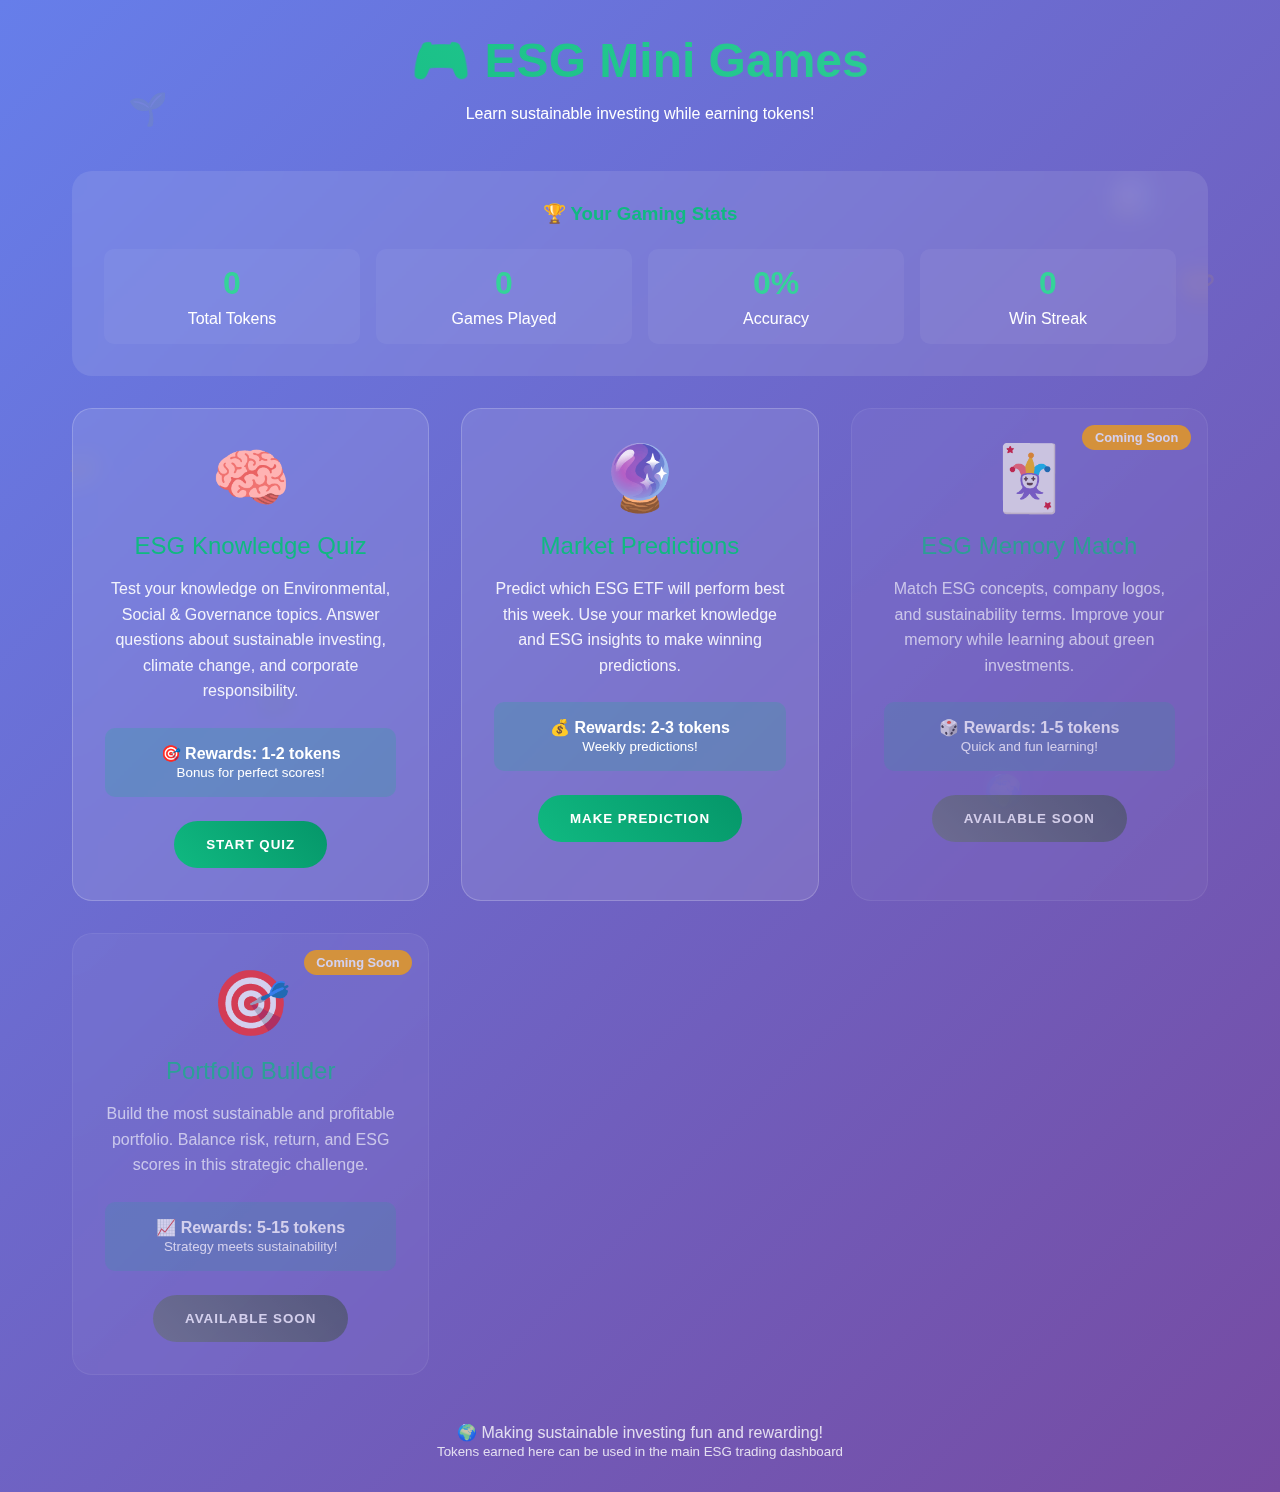
<file: index.html>
<!DOCTYPE html>
<html lang="en">
<head>
    <meta charset="UTF-8">
    <meta name="viewport" content="width=device-width, initial-scale=1.0">
    <title>ESG Mini Games - Sustainable Learning Platform</title>
    <style>
        * {
            margin: 0;
            padding: 0;
            box-sizing: border-box;
        }

        body {
            font-family: 'Segoe UI', Tahoma, Geneva, Verdana, sans-serif;
            background: linear-gradient(135deg, #667eea 0%, #764ba2 100%);
            min-height: 100vh;
            color: white;
            overflow-x: hidden;
        }

        .container {
            max-width: 1200px;
            margin: 0 auto;
            padding: 2rem;
        }

        .header {
            text-align: center;
            margin-bottom: 3rem;
            animation: fadeInDown 1s ease-out;
        }

        .header h1 {
            font-size: 3rem;
            margin-bottom: 1rem;
            background: linear-gradient(45deg, #10B981, #34D399);
            -webkit-background-clip: text;
            -webkit-text-fill-color: transparent;
            background-clip: text;
        }

        .games-grid {
            display: grid;
            grid-template-columns: repeat(auto-fit, minmax(350px, 1fr));
            gap: 2rem;
            margin-bottom: 3rem;
        }

        .game-card {
            background: rgba(255, 255, 255, 0.1);
            backdrop-filter: blur(10px);
            border: 1px solid rgba(255, 255, 255, 0.2);
            border-radius: 20px;
            padding: 2rem;
            text-align: center;
            transition: all 0.3s ease;
            cursor: pointer;
            animation: fadeInUp 1s ease-out;
        }

        .game-card:hover {
            transform: translateY(-10px);
            box-shadow: 0 20px 40px rgba(0, 0, 0, 0.3);
            background: rgba(255, 255, 255, 0.15);
        }

        .game-card.coming-soon {
            opacity: 0.7;
            background: rgba(255, 255, 255, 0.05);
            border: 1px solid rgba(255, 255, 255, 0.1);
        }

        .game-card.coming-soon:hover {
            transform: translateY(-5px);
            background: rgba(255, 255, 255, 0.08);
        }

        .game-icon {
            font-size: 4rem;
            margin-bottom: 1rem;
            animation: bounce 2s infinite;
        }

        .game-title {
            font-size: 1.5rem;
            margin-bottom: 1rem;
            color: #10B981;
        }

        .game-description {
            margin-bottom: 1.5rem;
            opacity: 0.9;
            line-height: 1.6;
        }

        .game-rewards {
            background: rgba(16, 185, 129, 0.2);
            border-radius: 10px;
            padding: 1rem;
            margin-bottom: 1.5rem;
        }

        .play-button {
            background: linear-gradient(45deg, #10B981, #059669);
            border: none;
            border-radius: 25px;
            padding: 1rem 2rem;
            color: white;
            font-weight: bold;
            cursor: pointer;
            transition: all 0.3s ease;
            text-transform: uppercase;
            letter-spacing: 1px;
        }

        .play-button:hover {
            transform: scale(1.05);
            box-shadow: 0 10px 25px rgba(16, 185, 129, 0.4);
        }

        .play-button.coming-soon {
            background: linear-gradient(45deg, #6B7280, #4B5563);
            cursor: not-allowed;
        }

        .play-button.coming-soon:hover {
            transform: none;
            box-shadow: none;
        }

        .stats-section {
            background: rgba(255, 255, 255, 0.1);
            backdrop-filter: blur(10px);
            border-radius: 20px;
            padding: 2rem;
            margin-bottom: 2rem;
            animation: fadeIn 1.5s ease-out;
        }

        .stats-grid {
            display: grid;
            grid-template-columns: repeat(auto-fit, minmax(200px, 1fr));
            gap: 1rem;
        }

        .stat-item {
            text-align: center;
            padding: 1rem;
            background: rgba(255, 255, 255, 0.05);
            border-radius: 10px;
        }

        .stat-value {
            font-size: 2rem;
            font-weight: bold;
            color: #34D399;
            margin-bottom: 0.5rem;
        }

        .floating-elements {
            position: fixed;
            top: 0;
            left: 0;
            width: 100%;
            height: 100%;
            pointer-events: none;
            z-index: -1;
        }

        .floating-element {
            position: absolute;
            font-size: 2rem;
            animation: float 6s ease-in-out infinite;
            opacity: 0.1;
        }

        .footer {
            text-align: center;
            margin-top: 3rem;
            opacity: 0.8;
        }

        .coming-soon-badge {
            background: #FFA500;
            color: white;
            padding: 0.3rem 0.8rem;
            border-radius: 15px;
            font-size: 0.8rem;
            font-weight: bold;
            position: absolute;
            top: 1rem;
            right: 1rem;
            animation: pulse 2s infinite;
        }

        @keyframes fadeInDown {
            from {
                opacity: 0;
                transform: translateY(-50px);
            }
            to {
                opacity: 1;
                transform: translateY(0);
            }
        }

        @keyframes fadeInUp {
            from {
                opacity: 0;
                transform: translateY(50px);
            }
            to {
                opacity: 1;
                transform: translateY(0);
            }
        }

        @keyframes fadeIn {
            from { opacity: 0; }
            to { opacity: 1; }
        }

        @keyframes bounce {
            0%, 20%, 50%, 80%, 100% {
                transform: translateY(0);
            }
            40% {
                transform: translateY(-10px);
            }
            60% {
                transform: translateY(-5px);
            }
        }

        @keyframes float {
            0%, 100% {
                transform: translateY(0px) rotate(0deg);
            }
            50% {
                transform: translateY(-20px) rotate(180deg);
            }
        }

        @keyframes pulse {
            0% { transform: scale(1); }
            50% { transform: scale(1.1); }
            100% { transform: scale(1); }
        }

        @media (max-width: 768px) {
            .header h1 {
                font-size: 2rem;
            }
            
            .games-grid {
                grid-template-columns: 1fr;
            }
            
            .container {
                padding: 1rem;
            }
        }
    </style>
</head>
<body>
    <div class="floating-elements">
        <div class="floating-element" style="top: 10%; left: 10%;">🌱</div>
        <div class="floating-element" style="top: 20%; right: 10%;">📊</div>
        <div class="floating-element" style="bottom: 20%; left: 20%;">♻️</div>
        <div class="floating-element" style="bottom: 10%; right: 20%;">🌍</div>
        <div class="floating-element" style="top: 50%; left: 5%;">⚡</div>
        <div class="floating-element" style="top: 30%; right: 5%;">🏆</div>
    </div>

    <div class="container">
        <div class="header">
            <h1>🎮 ESG Mini Games</h1>
            <p>Learn sustainable investing while earning tokens!</p>
        </div>

        <div class="stats-section">
            <h3 style="text-align: center; margin-bottom: 1.5rem; color: #10B981;">🏆 Your Gaming Stats</h3>
            <div class="stats-grid">
                <div class="stat-item">
                    <div class="stat-value" id="totalTokens">0</div>
                    <div>Total Tokens</div>
                </div>
                <div class="stat-item">
                    <div class="stat-value" id="gamesPlayed">0</div>
                    <div>Games Played</div>
                </div>
                <div class="stat-item">
                    <div class="stat-value" id="accuracy">0%</div>
                    <div>Accuracy</div>
                </div>
                <div class="stat-item">
                    <div class="stat-value" id="streak">0</div>
                    <div>Win Streak</div>
                </div>
            </div>
        </div>

        <div class="games-grid">
            <!-- Quiz Game - Funzionante -->
            <div class="game-card" onclick="window.open('quiz.html', '_blank')">
                <div class="game-icon">🧠</div>
                <div class="game-title">ESG Knowledge Quiz</div>
                <div class="game-description">
                    Test your knowledge on Environmental, Social & Governance topics. 
                    Answer questions about sustainable investing, climate change, and corporate responsibility.
                </div>
                <div class="game-rewards">
                    <strong>🎯 Rewards: 1-2 tokens</strong><br>
                    <small>Bonus for perfect scores!</small>
                </div>
                <button class="play-button">Start Quiz</button>
            </div>

            <!-- Predictions Game - Funzionante -->
            <div class="game-card" onclick="window.open('predictions.html', '_blank')">
                <div class="game-icon">🔮</div>
                <div class="game-title">Market Predictions</div>
                <div class="game-description">
                    Predict which ESG ETF will perform best this week. 
                    Use your market knowledge and ESG insights to make winning predictions.
                </div>
                <div class="game-rewards">
                    <strong>💰 Rewards: 2-3 tokens</strong><br>
                    <small>Weekly predictions!</small>
                </div>
                <button class="play-button">Make Prediction</button>
            </div>

            <!-- Memory Game - Coming Soon -->
            <div class="game-card coming-soon" onclick="showComingSoon('ESG Memory Match')">
                <div class="coming-soon-badge">Coming Soon</div>
                <div class="game-icon">🃏</div>
                <div class="game-title">ESG Memory Match</div>
                <div class="game-description">
                    Match ESG concepts, company logos, and sustainability terms. 
                    Improve your memory while learning about green investments.
                </div>
                <div class="game-rewards">
                    <strong>🎲 Rewards: 1-5 tokens</strong><br>
                    <small>Quick and fun learning!</small>
                </div>
                <button class="play-button coming-soon">Available Soon</button>
            </div>

            <!-- Portfolio Builder - Coming Soon -->
            <div class="game-card coming-soon" onclick="showComingSoon('Portfolio Builder')">
                <div class="coming-soon-badge">Coming Soon</div>
                <div class="game-icon">🎯</div>
                <div class="game-title">Portfolio Builder</div>
                <div class="game-description">
                    Build the most sustainable and profitable portfolio. 
                    Balance risk, return, and ESG scores in this strategic challenge.
                </div>
                <div class="game-rewards">
                    <strong>📈 Rewards: 5-15 tokens</strong><br>
                    <small>Strategy meets sustainability!</small>
                </div>
                <button class="play-button coming-soon">Available Soon</button>
            </div>
        </div>

        <div class="footer">
            <p>🌍 Making sustainable investing fun and rewarding!</p>
            <p><small>Tokens earned here can be used in the main ESG trading dashboard</small></p>
        </div>
    </div>

    <script>
        // Token management
        let gameStats = {
            totalTokens: parseInt(localStorage.getItem('esg_total_tokens')) || 0,
            gamesPlayed: parseInt(localStorage.getItem('esg_games_played')) || 0,
            accuracy: parseInt(localStorage.getItem('esg_accuracy')) || 0,
            streak: parseInt(localStorage.getItem('esg_streak')) || 0
        };

        // Update stats display
        function updateStatsDisplay() {
            document.getElementById('totalTokens').textContent = gameStats.totalTokens;
            document.getElementById('gamesPlayed').textContent = gameStats.gamesPlayed;
            document.getElementById('accuracy').textContent = gameStats.accuracy + '%';
            document.getElementById('streak').textContent = gameStats.streak;
        }

        // Save stats to localStorage
        function saveStats() {
            localStorage.setItem('esg_total_tokens', gameStats.totalTokens);
            localStorage.setItem('esg_games_played', gameStats.gamesPlayed);
            localStorage.setItem('esg_accuracy', gameStats.accuracy);
            localStorage.setItem('esg_streak', gameStats.streak);
        }

        // Add tokens
        function addTokens(amount) {
            gameStats.totalTokens += amount;
            gameStats.gamesPlayed++;
            saveStats();
            updateStatsDisplay();
            
            // Show reward animation
            showTokenReward(amount);
        }

        // Show token reward
        function showTokenReward(amount) {
            const reward = document.createElement('div');
            reward.style.cssText = `
                position: fixed;
                top: 50%;
                left: 50%;
                transform: translate(-50%, -50%);
                background: linear-gradient(45deg, #10B981, #34D399);
                color: white;
                padding: 1rem 2rem;
                border-radius: 20px;
                font-size: 1.5rem;
                font-weight: bold;
                z-index: 1000;
                animation: bounceIn 0.5s ease-out;
            `;
            reward.textContent = `+${amount} tokens! 🎉`;
            document.body.appendChild(reward);
            
            setTimeout(() => {
                reward.remove();
            }, 2000);
        }

        // Show "Coming Soon" message
        function showComingSoon(gameName) {
            const modal = document.createElement('div');
            modal.style.cssText = `
                position: fixed;
                top: 0;
                left: 0;
                width: 100%;
                height: 100%;
                background: rgba(0, 0, 0, 0.8);
                display: flex;
                align-items: center;
                justify-content: center;
                z-index: 2000;
                animation: fadeIn 0.3s ease-out;
            `;
            
            const content = document.createElement('div');
            content.style.cssText = `
                background: linear-gradient(135deg, #667eea 0%, #764ba2 100%);
                color: white;
                padding: 3rem;
                border-radius: 20px;
                text-align: center;
                max-width: 500px;
                box-shadow: 0 20px 40px rgba(0, 0, 0, 0.3);
                animation: bounceIn 0.5s ease-out;
            `;
            
            content.innerHTML = `
                <div style="font-size: 3rem; margin-bottom: 1rem;">🚀</div>
                <h2 style="color: #34D399; margin-bottom: 1rem;">${gameName}</h2>
                <p style="margin-bottom: 2rem; font-size: 1.1rem; line-height: 1.6;">
                    This exciting game is currently under development! 
                    We're working hard to bring you the best ESG gaming experience.
                </p>
                <div style="background: rgba(255, 255, 255, 0.1); padding: 1rem; border-radius: 10px; margin-bottom: 2rem;">
                    <strong>🔔 Get notified when it's ready!</strong><br>
                    <small>Follow our updates for the latest releases</small>
                </div>
                <button onclick="closeModal()" style="
                    background: linear-gradient(45deg, #10B981, #059669);
                    border: none;
                    border-radius: 25px;
                    padding: 1rem 2rem;
                    color: white;
                    font-weight: bold;
                    cursor: pointer;
                    font-size: 1rem;
                ">Got it! 👍</button>
            `;
            
            modal.appendChild(content);
            document.body.appendChild(modal);
            
            // Close modal function
            window.closeModal = function() {
                modal.remove();
                delete window.closeModal;
            };
            
            // Close on outside click
            modal.addEventListener('click', function(e) {
                if (e.target === modal) {
                    window.closeModal();
                }
            });
        }

        // Initialize
        updateStatsDisplay();

        // Add CSS animations
        const style = document.createElement('style');
        style.textContent = `
            @keyframes bounceIn {
                0% { transform: translate(-50%, -50%) scale(0); }
                50% { transform: translate(-50%, -50%) scale(1.2); }
                100% { transform: translate(-50%, -50%) scale(1); }
            }
        `;
        document.head.appendChild(style);
    </script>
</body>
</html>
</file>
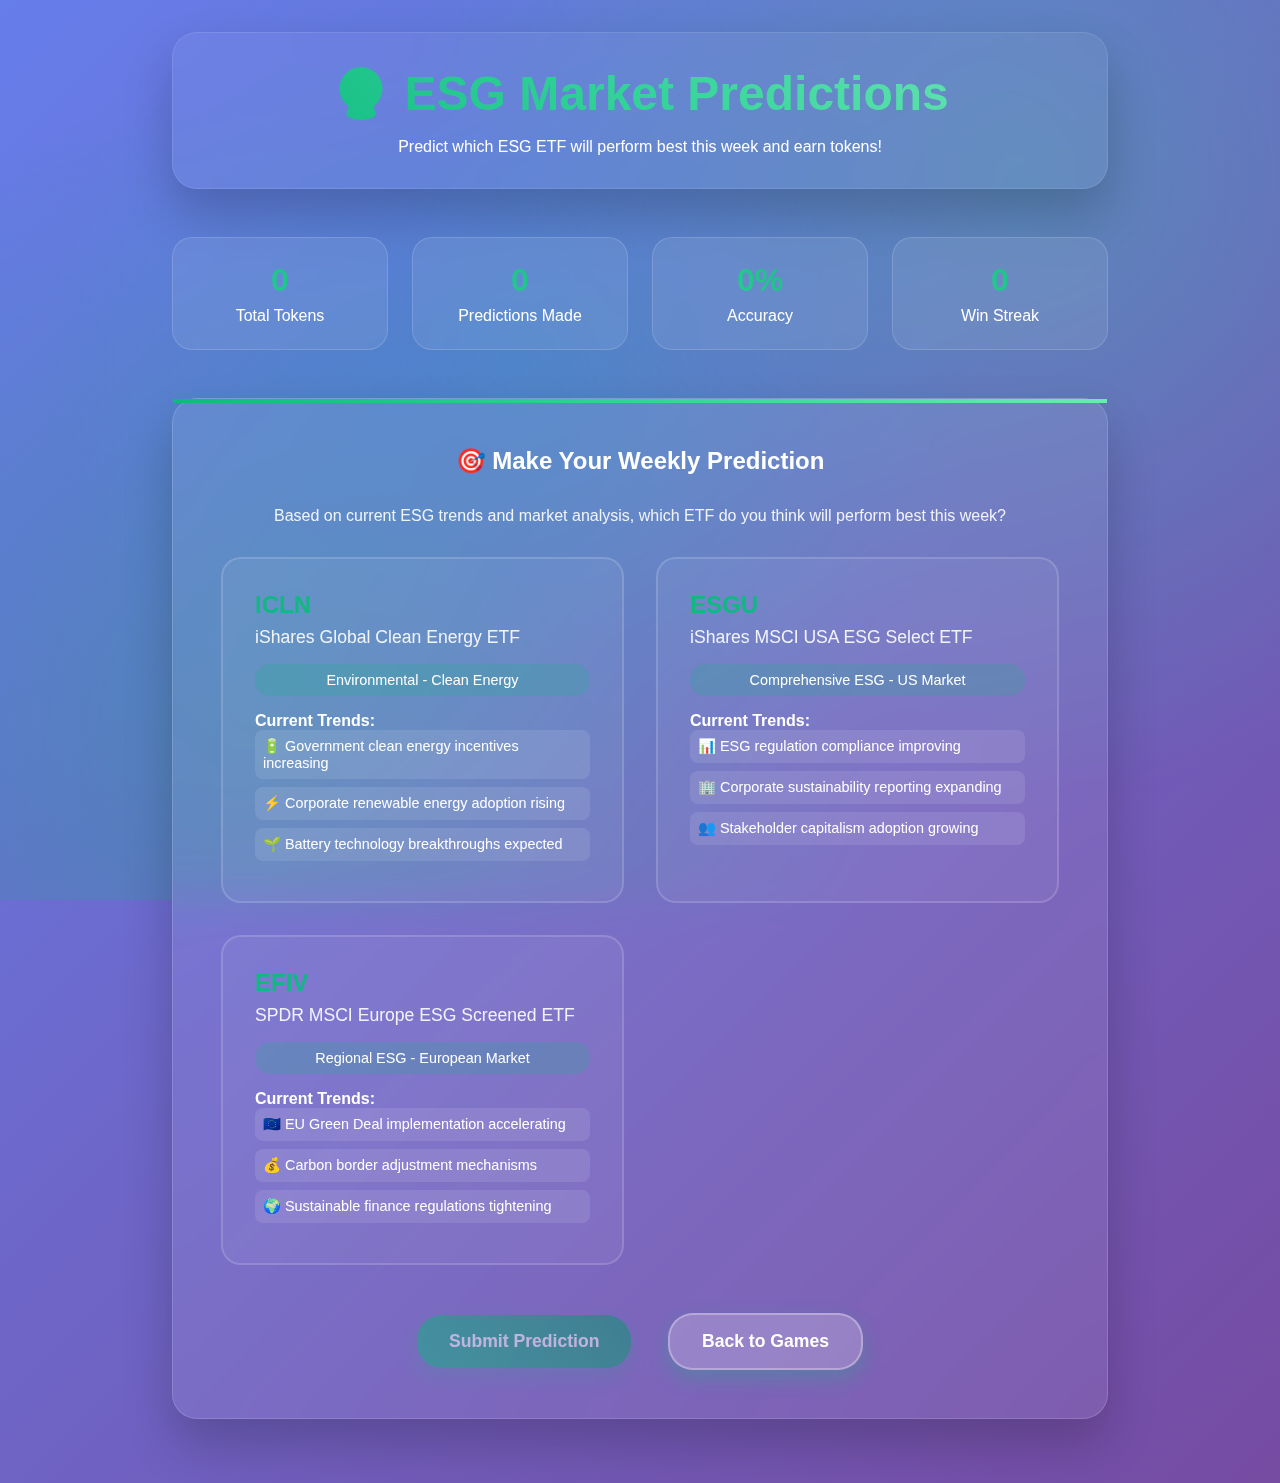
<file: predictions.html>
<!DOCTYPE html>
<html lang="en">
<head>
    <meta charset="UTF-8">
    <meta name="viewport" content="width=device-width, initial-scale=1.0">
    <title>ESG Market Predictions - Sustainable Trading</title>
    <style>
        * {
            margin: 0;
            padding: 0;
            box-sizing: border-box;
        }

        body {
            font-family: 'Segoe UI', Tahoma, Geneva, Verdana, sans-serif;
            background: linear-gradient(135deg, #667eea 0%, #764ba2 100%);
            min-height: 100vh;
            color: white;
            position: relative;
            overflow-x: hidden;
        }

        body::before {
            content: '';
            position: fixed;
            top: 0;
            left: 0;
            width: 100%;
            height: 100%;
            background: 
                radial-gradient(circle at 20% 80%, rgba(16, 185, 129, 0.3) 0%, transparent 50%),
                radial-gradient(circle at 80% 20%, rgba(52, 211, 153, 0.3) 0%, transparent 50%),
                radial-gradient(circle at 40% 40%, rgba(6, 182, 212, 0.2) 0%, transparent 50%);
            z-index: -1;
            animation: backgroundShift 10s ease-in-out infinite;
        }

        @keyframes backgroundShift {
            0%, 100% { 
                background: 
                    radial-gradient(circle at 20% 80%, rgba(16, 185, 129, 0.3) 0%, transparent 50%),
                    radial-gradient(circle at 80% 20%, rgba(52, 211, 153, 0.3) 0%, transparent 50%),
                    radial-gradient(circle at 40% 40%, rgba(6, 182, 212, 0.2) 0%, transparent 50%);
            }
            50% { 
                background: 
                    radial-gradient(circle at 80% 20%, rgba(16, 185, 129, 0.4) 0%, transparent 50%),
                    radial-gradient(circle at 20% 80%, rgba(52, 211, 153, 0.3) 0%, transparent 50%),
                    radial-gradient(circle at 60% 60%, rgba(6, 182, 212, 0.3) 0%, transparent 50%);
            }
        }

        .container {
            max-width: 1000px;
            margin: 0 auto;
            padding: 2rem;
            position: relative;
            z-index: 1;
        }

        .header {
            text-align: center;
            margin-bottom: 3rem;
            padding: 2rem;
            background: rgba(255, 255, 255, 0.05);
            backdrop-filter: blur(20px);
            border-radius: 25px;
            border: 1px solid rgba(255, 255, 255, 0.1);
            box-shadow: 0 25px 50px rgba(0, 0, 0, 0.2);
        }

        .header h1 {
            font-size: 3rem;
            background: linear-gradient(45deg, #10B981, #34D399, #6EE7B7);
            -webkit-background-clip: text;
            -webkit-text-fill-color: transparent;
            background-clip: text;
            margin-bottom: 1rem;
        }

        .stats-grid {
            display: grid;
            grid-template-columns: repeat(auto-fit, minmax(150px, 1fr));
            gap: 1.5rem;
            margin-bottom: 3rem;
        }

        .stat-card {
            background: rgba(255, 255, 255, 0.08);
            backdrop-filter: blur(15px);
            padding: 1.5rem;
            border-radius: 20px;
            text-align: center;
            border: 1px solid rgba(255, 255, 255, 0.15);
            transition: all 0.3s ease;
        }

        .stat-card:hover {
            transform: translateY(-5px);
            box-shadow: 0 15px 35px rgba(16, 185, 129, 0.2);
        }

        .stat-value {
            font-size: 2rem;
            font-weight: bold;
            background: linear-gradient(45deg, #34D399, #10B981);
            -webkit-background-clip: text;
            -webkit-text-fill-color: transparent;
            background-clip: text;
            margin-bottom: 0.5rem;
        }

        .prediction-container {
            background: rgba(255, 255, 255, 0.08);
            backdrop-filter: blur(20px);
            border: 1px solid rgba(255, 255, 255, 0.15);
            border-radius: 25px;
            padding: 3rem;
            margin-bottom: 2rem;
            box-shadow: 0 25px 50px rgba(0, 0, 0, 0.2);
        }

        .prediction-container::before {
            content: '';
            position: absolute;
            top: 0;
            left: 0;
            right: 0;
            height: 4px;
            background: linear-gradient(90deg, #10B981, #34D399, #6EE7B7, #34D399, #10B981);
            background-size: 200% 100%;
            animation: gradientShift 3s linear infinite;
        }

        @keyframes gradientShift {
            0% { background-position: 0% 50%; }
            100% { background-position: 200% 50%; }
        }

        .etf-grid {
            display: grid;
            grid-template-columns: repeat(auto-fit, minmax(300px, 1fr));
            gap: 2rem;
            margin: 2rem 0;
        }

        .etf-card {
            background: rgba(255, 255, 255, 0.05);
            border: 2px solid rgba(255, 255, 255, 0.15);
            border-radius: 20px;
            padding: 2rem;
            cursor: pointer;
            transition: all 0.3s ease;
            position: relative;
            overflow: hidden;
        }

        .etf-card:hover {
            transform: translateY(-5px);
            border-color: rgba(16, 185, 129, 0.5);
            box-shadow: 0 15px 35px rgba(16, 185, 129, 0.2);
        }

        .etf-card.selected {
            border-color: #10B981;
            background: rgba(16, 185, 129, 0.15);
            box-shadow: 0 15px 35px rgba(16, 185, 129, 0.3);
        }

        .etf-ticker {
            font-size: 1.5rem;
            font-weight: bold;
            color: #10B981;
            margin-bottom: 0.5rem;
        }

        .etf-name {
            font-size: 1.1rem;
            margin-bottom: 1rem;
            opacity: 0.9;
        }

        .etf-focus {
            background: rgba(16, 185, 129, 0.2);
            padding: 0.5rem 1rem;
            border-radius: 15px;
            font-size: 0.9rem;
            margin-bottom: 1rem;
            text-align: center;
        }

        .etf-trends {
            margin-top: 1rem;
        }

        .trend-item {
            background: rgba(255, 255, 255, 0.1);
            padding: 0.5rem;
            border-radius: 8px;
            margin-bottom: 0.5rem;
            font-size: 0.9rem;
        }

        .prediction-controls {
            text-align: center;
            margin-top: 3rem;
        }

        .btn {
            background: linear-gradient(45deg, #10B981, #059669);
            border: none;
            border-radius: 25px;
            padding: 1rem 2rem;
            color: white;
            font-weight: bold;
            cursor: pointer;
            transition: all 0.3s ease;
            font-size: 1.1rem;
            margin: 0 1rem;
            box-shadow: 0 8px 20px rgba(16, 185, 129, 0.3);
        }

        .btn:hover {
            transform: translateY(-2px);
            box-shadow: 0 15px 35px rgba(16, 185, 129, 0.4);
        }

        .btn:disabled {
            opacity: 0.5;
            cursor: not-allowed;
            transform: none;
        }

        .btn-secondary {
            background: rgba(255, 255, 255, 0.2);
            border: 2px solid rgba(255, 255, 255, 0.3);
        }

        .results-container {
            display: none;
            text-align: center;
            margin-top: 2rem;
        }

        .results-container.show {
            display: block;
        }

        .result-message {
            font-size: 1.5rem;
            margin: 2rem 0;
            padding: 2rem;
            border-radius: 20px;
            background: rgba(16, 185, 129, 0.1);
            border: 1px solid rgba(16, 185, 129, 0.3);
        }

        .countdown {
            background: rgba(255, 255, 255, 0.1);
            padding: 1rem;
            border-radius: 15px;
            margin: 1rem 0;
            font-size: 1.2rem;
        }

        @media (max-width: 768px) {
            .container {
                padding: 1rem;
            }
            
            .header h1 {
                font-size: 2rem;
            }
            
            .etf-grid {
                grid-template-columns: 1fr;
            }
            
            .stats-grid {
                grid-template-columns: repeat(2, 1fr);
            }
        }
    </style>
</head>
<body>
    <div class="container">
        <div class="header">
            <h1>🔮 ESG Market Predictions</h1>
            <p>Predict which ESG ETF will perform best this week and earn tokens!</p>
        </div>

        <div class="stats-grid">
            <div class="stat-card">
                <div class="stat-value" id="totalTokens">0</div>
                <div>Total Tokens</div>
            </div>
            <div class="stat-card">
                <div class="stat-value" id="predictions">0</div>
                <div>Predictions Made</div>
            </div>
            <div class="stat-card">
                <div class="stat-value" id="accuracy">0%</div>
                <div>Accuracy</div>
            </div>
            <div class="stat-card">
                <div class="stat-value" id="winStreak">0</div>
                <div>Win Streak</div>
            </div>
        </div>

        <div class="prediction-container">
            <div id="predictionGame">
                <h2 style="text-align: center; margin-bottom: 2rem;">🎯 Make Your Weekly Prediction</h2>
                <p style="text-align: center; margin-bottom: 2rem; opacity: 0.9;">
                    Based on current ESG trends and market analysis, which ETF do you think will perform best this week?
                </p>

                <div class="etf-grid" id="etfGrid">
                    <!-- ETF cards will be populated by JavaScript -->
                </div>

                <div class="prediction-controls">
                    <button class="btn" id="submitPrediction" onclick="submitPrediction()" disabled>
                        Submit Prediction
                    </button>
                    <button class="btn btn-secondary" onclick="goHome()">
                        Back to Games
                    </button>
                </div>
            </div>

            <div id="resultsContainer" class="results-container">
                <h2>🎉 Prediction Submitted!</h2>
                <div id="resultMessage" class="result-message"></div>
                <div id="countdown" class="countdown"></div>
                <button class="btn" onclick="newPrediction()">Make Another Prediction</button>
            </div>
        </div>
    </div>

    <script>
        // Game data
        const etfData = [
            {
                ticker: "ICLN",
                name: "iShares Global Clean Energy ETF",
                focus: "Environmental - Clean Energy",
                trends: [
                    "🔋 Government clean energy incentives increasing",
                    "⚡ Corporate renewable energy adoption rising",
                    "🌱 Battery technology breakthroughs expected"
                ]
            },
            {
                ticker: "ESGU",
                name: "iShares MSCI USA ESG Select ETF",
                focus: "Comprehensive ESG - US Market",
                trends: [
                    "📊 ESG regulation compliance improving",
                    "🏢 Corporate sustainability reporting expanding",
                    "👥 Stakeholder capitalism adoption growing"
                ]
            },
            {
                ticker: "EFIV",
                name: "SPDR MSCI Europe ESG Screened ETF",
                focus: "Regional ESG - European Market",
                trends: [
                    "🇪🇺 EU Green Deal implementation accelerating",
                    "💰 Carbon border adjustment mechanisms",
                    "🌍 Sustainable finance regulations tightening"
                ]
            }
        ];

        let selectedETF = null;
        let gameStats = {
            totalTokens: parseInt(localStorage.getItem('esg_total_tokens')) || 0,
            predictions: parseInt(localStorage.getItem('esg_predictions_made')) || 0,
            accuracy: parseInt(localStorage.getItem('esg_prediction_accuracy')) || 0,
            winStreak: parseInt(localStorage.getItem('esg_prediction_streak')) || 0
        };

        // Initialize game
        document.addEventListener('DOMContentLoaded', function() {
            loadETFs();
            updateStats();
            checkExistingPrediction();
        });

        function loadETFs() {
            const etfGrid = document.getElementById('etfGrid');
            etfGrid.innerHTML = '';

            etfData.forEach((etf, index) => {
                const etfCard = document.createElement('div');
                etfCard.className = 'etf-card';
                etfCard.onclick = () => selectETF(index);
                
                etfCard.innerHTML = `
                    <div class="etf-ticker">${etf.ticker}</div>
                    <div class="etf-name">${etf.name}</div>
                    <div class="etf-focus">${etf.focus}</div>
                    <div class="etf-trends">
                        <strong>Current Trends:</strong>
                        ${etf.trends.map(trend => `<div class="trend-item">${trend}</div>`).join('')}
                    </div>
                `;
                
                etfGrid.appendChild(etfCard);
            });
        }

        function selectETF(index) {
            selectedETF = index;
            
            // Update UI
            const cards = document.querySelectorAll('.etf-card');
            cards.forEach((card, i) => {
                card.classList.remove('selected');
                if (i === index) {
                    card.classList.add('selected');
                }
            });
            
            document.getElementById('submitPrediction').disabled = false;
        }

        function submitPrediction() {
            if (selectedETF === null) return;
            
            const prediction = {
                etf: etfData[selectedETF].ticker,
                timestamp: Date.now(),
                weekOf: getWeekString()
            };
            
            // Save prediction
            localStorage.setItem('esg_current_prediction', JSON.stringify(prediction));
            
            // Update stats
            gameStats.predictions++;
            localStorage.setItem('esg_predictions_made', gameStats.predictions);
            
            // Show results
            showPredictionResults(prediction);
        }

        function showPredictionResults(prediction) {
            document.getElementById('predictionGame').style.display = 'none';
            document.getElementById('resultsContainer').classList.add('show');
            
            const resultMessage = document.getElementById('resultMessage');
            resultMessage.innerHTML = `
                <h3>📈 Prediction: ${prediction.etf}</h3>
                <p>You've predicted that <strong>${prediction.etf}</strong> will be the best performing ESG ETF this week!</p>
                <p>Results will be available next Monday. Check back to see if you were right!</p>
                <div style="margin-top: 1rem; padding: 1rem; background: rgba(16, 185, 129, 0.2); border-radius: 10px;">
                    <strong>🎁 Potential Rewards:</strong><br>
                    Correct: 3 tokens | Participation: 1 token
                </div>
            `;
            
            startCountdown();
        }

        function startCountdown() {
            const countdownEl = document.getElementById('countdown');
            
            function updateCountdown() {
                const now = new Date();
                const nextMonday = new Date();
                nextMonday.setDate(now.getDate() + (1 + 7 - now.getDay()) % 7);
                nextMonday.setHours(9, 0, 0, 0);
                
                const diff = nextMonday - now;
                const days = Math.floor(diff / (1000 * 60 * 60 * 24));
                const hours = Math.floor((diff % (1000 * 60 * 60 * 24)) / (1000 * 60 * 60));
                const minutes = Math.floor((diff % (1000 * 60 * 60)) / (1000 * 60));
                
                countdownEl.innerHTML = `
                    ⏰ Results in: ${days}d ${hours}h ${minutes}m
                `;
            }
            
            updateCountdown();
            setInterval(updateCountdown, 60000);
        }

        function checkExistingPrediction() {
            const existing = localStorage.getItem('esg_current_prediction');
            if (existing) {
                const prediction = JSON.parse(existing);
                const currentWeek = getWeekString();
                
                if (prediction.weekOf === currentWeek) {
                    showPredictionResults(prediction);
                }
            }
        }

        function newPrediction() {
            // Check daily limit
            const today = new Date().toISOString().split('T')[0];
            const todayPredictions = parseInt(localStorage.getItem(`esg_predictions_${today}`)) || 0;
            
            if (todayPredictions >= 1) {
                alert('⏰ Daily limit reached! Come back tomorrow for a new prediction.');
                return;
            }
            
            document.getElementById('predictionGame').style.display = 'block';
            document.getElementById('resultsContainer').classList.remove('show');
            selectedETF = null;
            
            // Reset selection
            const cards = document.querySelectorAll('.etf-card');
            cards.forEach(card => card.classList.remove('selected'));
            document.getElementById('submitPrediction').disabled = true;
        }

        function updateStats() {
            document.getElementById('totalTokens').textContent = gameStats.totalTokens;
            document.getElementById('predictions').textContent = gameStats.predictions;
            document.getElementById('accuracy').textContent = gameStats.accuracy + '%';
            document.getElementById('winStreak').textContent = gameStats.winStreak;
        }

        function getWeekString() {
            const today = new Date();
            const firstDayOfYear = new Date(today.getFullYear(), 0, 1);
            const pastDaysOfYear = (today - firstDayOfYear) / 86400000;
            const weekNumber = Math.ceil((pastDaysOfYear + firstDayOfYear.getDay() + 1) / 7);
            return `${today.getFullYear()}-W${weekNumber}`;
        }

        function goHome() {
            window.location.href = 'index.html';
        }
    </script>
</body>
</html>
</file>
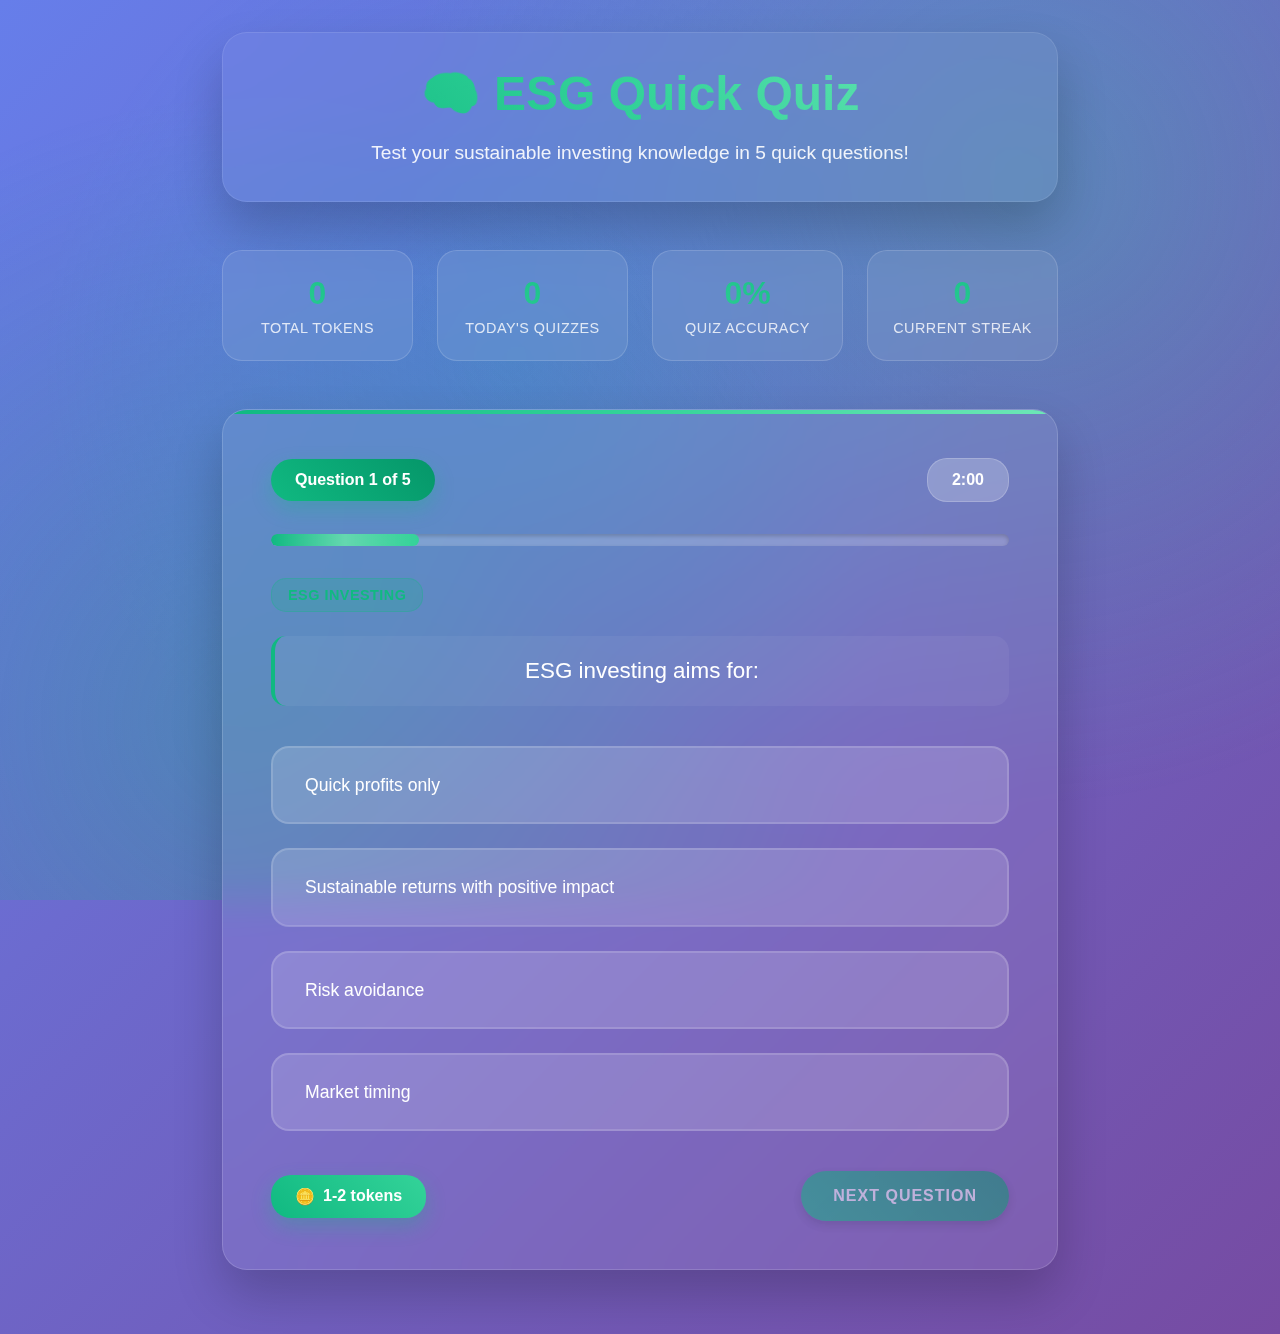
<file: quiz.html>
<!DOCTYPE html>
<html lang="en">
<head>
    <meta charset="UTF-8">
    <meta name="viewport" content="width=device-width, initial-scale=1.0">
    <title>ESG Quick Quiz - Sustainable Learning</title>
<style>
        /* === IMPROVED ESG QUIZ STYLES === */
        * {
            margin: 0;
            padding: 0;
            box-sizing: border-box;
        }

        body {
            font-family: 'Segoe UI', Tahoma, Geneva, Verdana, sans-serif;
            background: linear-gradient(135deg, #667eea 0%, #764ba2 100%);
            min-height: 100vh;
            color: white;
            position: relative;
            overflow-x: hidden;
        }

        /* Beautiful animated background */
        body::before {
            content: '';
            position: fixed;
            top: 0;
            left: 0;
            width: 100%;
            height: 100%;
            background: 
                radial-gradient(circle at 20% 80%, rgba(16, 185, 129, 0.3) 0%, transparent 50%),
                radial-gradient(circle at 80% 20%, rgba(52, 211, 153, 0.3) 0%, transparent 50%),
                radial-gradient(circle at 40% 40%, rgba(6, 182, 212, 0.2) 0%, transparent 50%);
            z-index: -1;
            animation: backgroundShift 10s ease-in-out infinite;
        }

        @keyframes backgroundShift {
            0%, 100% { 
                background: 
                    radial-gradient(circle at 20% 80%, rgba(16, 185, 129, 0.3) 0%, transparent 50%),
                    radial-gradient(circle at 80% 20%, rgba(52, 211, 153, 0.3) 0%, transparent 50%),
                    radial-gradient(circle at 40% 40%, rgba(6, 182, 212, 0.2) 0%, transparent 50%);
            }
            50% { 
                background: 
                    radial-gradient(circle at 80% 20%, rgba(16, 185, 129, 0.4) 0%, transparent 50%),
                    radial-gradient(circle at 20% 80%, rgba(52, 211, 153, 0.3) 0%, transparent 50%),
                    radial-gradient(circle at 60% 60%, rgba(6, 182, 212, 0.3) 0%, transparent 50%);
            }
        }

        .container {
            max-width: 900px;
            margin: 0 auto;
            padding: 2rem;
            position: relative;
            z-index: 1;
        }

        .quiz-container {
            animation: fadeInUp 0.8s ease-out;
        }

        .quiz-header {
            text-align: center;
            margin-bottom: 3rem;
            padding: 2rem;
            background: rgba(255, 255, 255, 0.05);
            backdrop-filter: blur(20px);
            border-radius: 25px;
            border: 1px solid rgba(255, 255, 255, 0.1);
            box-shadow: 0 25px 50px rgba(0, 0, 0, 0.2);
        }

        .quiz-header h1 {
            font-size: 3rem;
            background: linear-gradient(45deg, #10B981, #34D399, #6EE7B7);
            -webkit-background-clip: text;
            -webkit-text-fill-color: transparent;
            background-clip: text;
            margin-bottom: 1rem;
            animation: titleGlow 3s ease-in-out infinite;
        }

        @keyframes titleGlow {
            0%, 100% { filter: brightness(1); }
            50% { filter: brightness(1.2); }
        }

        .quiz-header p {
            font-size: 1.2rem;
            opacity: 0.9;
            max-width: 600px;
            margin: 0 auto;
            line-height: 1.6;
        }

        .quiz-stats {
            display: grid;
            grid-template-columns: repeat(auto-fit, minmax(150px, 1fr));
            gap: 1.5rem;
            margin-bottom: 3rem;
        }

        .stat-card {
            background: rgba(255, 255, 255, 0.08);
            backdrop-filter: blur(15px);
            padding: 1.5rem;
            border-radius: 20px;
            text-align: center;
            border: 1px solid rgba(255, 255, 255, 0.15);
            transition: all 0.3s ease;
            position: relative;
            overflow: hidden;
        }

        .stat-card::before {
            content: '';
            position: absolute;
            top: 0;
            left: -100%;
            width: 100%;
            height: 100%;
            background: linear-gradient(90deg, transparent, rgba(255,255,255,0.1), transparent);
            transition: left 0.5s ease;
        }

        .stat-card:hover::before {
            left: 100%;
        }

        .stat-card:hover {
            transform: translateY(-5px);
            box-shadow: 0 15px 35px rgba(16, 185, 129, 0.2);
            border-color: rgba(16, 185, 129, 0.3);
        }

        .stat-value {
            font-size: 2rem;
            font-weight: bold;
            background: linear-gradient(45deg, #34D399, #10B981);
            -webkit-background-clip: text;
            -webkit-text-fill-color: transparent;
            background-clip: text;
            margin-bottom: 0.5rem;
        }

        .stat-label {
            font-size: 0.9rem;
            opacity: 0.8;
            text-transform: uppercase;
            letter-spacing: 0.5px;
        }

        .question-container {
            background: rgba(255, 255, 255, 0.08);
            backdrop-filter: blur(20px);
            border: 1px solid rgba(255, 255, 255, 0.15);
            border-radius: 25px;
            padding: 3rem;
            margin-bottom: 2rem;
            min-height: 500px;
            display: flex;
            flex-direction: column;
            justify-content: space-between;
            box-shadow: 0 25px 50px rgba(0, 0, 0, 0.2);
            position: relative;
            overflow: hidden;
        }

        .question-container::before {
            content: '';
            position: absolute;
            top: 0;
            left: 0;
            right: 0;
            height: 4px;
            background: linear-gradient(90deg, #10B981, #34D399, #6EE7B7, #34D399, #10B981);
            background-size: 200% 100%;
            animation: gradientShift 3s linear infinite;
        }

        @keyframes gradientShift {
            0% { background-position: 0% 50%; }
            100% { background-position: 200% 50%; }
        }

        .question-header {
            display: flex;
            justify-content: space-between;
            align-items: center;
            margin-bottom: 2rem;
            flex-wrap: wrap;
            gap: 1rem;
        }

        .question-number {
            background: linear-gradient(45deg, #10B981, #059669);
            color: white;
            padding: 0.75rem 1.5rem;
            border-radius: 25px;
            font-weight: bold;
            box-shadow: 0 8px 20px rgba(16, 185, 129, 0.3);
            animation: pulse 2s infinite;
        }

        .time-remaining {
            background: rgba(255, 255, 255, 0.15);
            backdrop-filter: blur(10px);
            padding: 0.75rem 1.5rem;
            border-radius: 20px;
            font-weight: bold;
            border: 1px solid rgba(255, 255, 255, 0.2);
            transition: all 0.3s ease;
        }

        .time-warning {
            background: rgba(239, 68, 68, 0.3) !important;
            border-color: #EF4444 !important;
            animation: urgentPulse 1s infinite;
        }

        @keyframes urgentPulse {
            0%, 100% { transform: scale(1); }
            50% { transform: scale(1.05); }
        }

        .progress-container {
            margin-bottom: 2rem;
        }

        .progress-bar {
            background: rgba(255, 255, 255, 0.2);
            height: 12px;
            border-radius: 6px;
            overflow: hidden;
            box-shadow: inset 0 2px 4px rgba(0, 0, 0, 0.2);
        }

        .progress-fill {
            background: linear-gradient(90deg, #10B981, #34D399);
            height: 100%;
            transition: width 0.8s ease;
            border-radius: 6px;
            position: relative;
        }

        .progress-fill::after {
            content: '';
            position: absolute;
            top: 0;
            left: 0;
            right: 0;
            bottom: 0;
            background: linear-gradient(90deg, transparent, rgba(255,255,255,0.3), transparent);
            animation: progressShine 2s ease-in-out infinite;
        }

        @keyframes progressShine {
            0% { transform: translateX(-100%); }
            100% { transform: translateX(100%); }
        }

        .category-badge {
            display: inline-block;
            background: rgba(16, 185, 129, 0.2);
            color: #10B981;
            padding: 0.5rem 1rem;
            border-radius: 15px;
            font-size: 0.9rem;
            margin-bottom: 1.5rem;
            border: 1px solid rgba(16, 185, 129, 0.3);
            font-weight: 600;
            text-transform: uppercase;
            letter-spacing: 0.5px;
        }

        .question-text {
            font-size: 1.4rem;
            line-height: 1.7;
            margin-bottom: 2.5rem;
            color: white;
            font-weight: 500;
            text-align: center;
            padding: 1rem;
            background: rgba(255, 255, 255, 0.05);
            border-radius: 15px;
            border-left: 4px solid #10B981;
        }

        .options-container {
            display: grid;
            gap: 1.5rem;
            margin-bottom: 2.5rem;
        }

        .option {
            background: rgba(255, 255, 255, 0.08);
            backdrop-filter: blur(10px);
            border: 2px solid rgba(255, 255, 255, 0.15);
            border-radius: 18px;
            padding: 1.5rem 2rem;
            cursor: pointer;
            transition: all 0.3s ease;
            position: relative;
            overflow: hidden;
            font-size: 1.1rem;
            line-height: 1.5;
        }

        .option::before {
            content: '';
            position: absolute;
            left: 0;
            top: 0;
            width: 6px;
            height: 100%;
            background: transparent;
            transition: all 0.3s ease;
        }

        .option:hover {
            background: rgba(255, 255, 255, 0.15);
            border-color: rgba(16, 185, 129, 0.5);
            transform: translateX(8px);
            box-shadow: 0 10px 25px rgba(16, 185, 129, 0.15);
        }

        .option:hover::before {
            background: linear-gradient(180deg, #10B981, #34D399);
        }

        .option.selected {
            background: rgba(16, 185, 129, 0.2);
            border-color: #10B981;
            transform: translateX(8px);
            box-shadow: 0 10px 25px rgba(16, 185, 129, 0.3);
        }

        .option.selected::before {
            background: linear-gradient(180deg, #10B981, #34D399);
        }

        .option.correct {
            background: rgba(16, 185, 129, 0.3) !important;
            border-color: #10B981 !important;
            animation: correctAnswer 0.6s ease-out;
        }

        .option.wrong {
            background: rgba(239, 68, 68, 0.3) !important;
            border-color: #EF4444 !important;
            animation: wrongAnswer 0.6s ease-out;
        }

        .option.disabled {
            cursor: not-allowed;
            opacity: 0.7;
        }

        .quiz-controls {
            display: flex;
            justify-content: space-between;
            align-items: center;
            flex-wrap: wrap;
            gap: 1rem;
        }

        .token-indicator {
            background: linear-gradient(45deg, #10B981, #34D399);
            color: white;
            padding: 0.75rem 1.5rem;
            border-radius: 20px;
            font-weight: bold;
            display: flex;
            align-items: center;
            gap: 0.5rem;
            box-shadow: 0 8px 20px rgba(16, 185, 129, 0.3);
            animation: tokenGlow 3s ease-in-out infinite;
        }

        @keyframes tokenGlow {
            0%, 100% { box-shadow: 0 8px 20px rgba(16, 185, 129, 0.3); }
            50% { box-shadow: 0 12px 30px rgba(16, 185, 129, 0.5); }
        }

        .btn {
            background: linear-gradient(45deg, #10B981, #059669);
            border: none;
            border-radius: 25px;
            padding: 1rem 2rem;
            color: white;
            font-weight: bold;
            cursor: pointer;
            transition: all 0.3s ease;
            text-transform: uppercase;
            letter-spacing: 1px;
            font-size: 1rem;
            box-shadow: 0 8px 20px rgba(16, 185, 129, 0.3);
            position: relative;
            overflow: hidden;
        }

        .btn::before {
            content: '';
            position: absolute;
            top: 0;
            left: -100%;
            width: 100%;
            height: 100%;
            background: linear-gradient(90deg, transparent, rgba(255,255,255,0.2), transparent);
            transition: left 0.5s ease;
        }

        .btn:hover::before {
            left: 100%;
        }

        .btn:hover {
            transform: translateY(-2px);
            box-shadow: 0 15px 35px rgba(16, 185, 129, 0.4);
        }

        .btn:disabled {
            opacity: 0.5;
            cursor: not-allowed;
            transform: none;
            box-shadow: 0 4px 10px rgba(0, 0, 0, 0.2);
        }

        .btn-secondary {
            background: rgba(255, 255, 255, 0.2);
            border: 2px solid rgba(255, 255, 255, 0.3);
        }

        .btn-secondary:hover {
            background: rgba(255, 255, 255, 0.3);
            border-color: #10B981;
        }

        .results-screen {
            display: none;
            text-align: center;
            animation: fadeIn 1s ease-out;
        }

        .results-screen.show {
            display: block;
        }

        .score-circle {
            width: 180px;
            height: 180px;
            border-radius: 50%;
            margin: 2rem auto;
            display: flex;
            align-items: center;
            justify-content: center;
            font-size: 2.5rem;
            font-weight: bold;
            position: relative;
            background: conic-gradient(var(--primary-green) 0deg, var(--secondary-green) 180deg, rgba(255,255,255,0.2) 180deg);
            box-shadow: 0 20px 40px rgba(16, 185, 129, 0.3);
            animation: scoreReveal 1s ease-out;
        }

        @keyframes scoreReveal {
            0% { transform: scale(0) rotate(0deg); }
            70% { transform: scale(1.1) rotate(180deg); }
            100% { transform: scale(1) rotate(360deg); }
        }

        .score-circle::before {
            content: '';
            position: absolute;
            inset: 15px;
            border-radius: 50%;
            background: linear-gradient(135deg, #667eea 0%, #764ba2 100%);
        }

        .score-text {
            position: relative;
            z-index: 1;
            color: white;
        }

        .results-details {
            display: grid;
            grid-template-columns: repeat(auto-fit, minmax(180px, 1fr));
            gap: 1.5rem;
            margin: 3rem 0;
        }

        .result-item {
            background: rgba(255, 255, 255, 0.08);
            backdrop-filter: blur(15px);
            padding: 1.5rem;
            border-radius: 20px;
            border: 1px solid rgba(255, 255, 255, 0.15);
            transition: all 0.3s ease;
        }

        .result-item:hover {
            transform: translateY(-5px);
            box-shadow: 0 15px 35px rgba(16, 185, 129, 0.2);
        }

        .result-value {
            font-size: 2rem;
            font-weight: bold;
            background: linear-gradient(45deg, #34D399, #10B981);
            -webkit-background-clip: text;
            -webkit-text-fill-color: transparent;
            background-clip: text;
            margin-bottom: 0.5rem;
        }

        .explanation-section {
            background: rgba(16, 185, 129, 0.1);
            backdrop-filter: blur(10px);
            border: 1px solid rgba(16, 185, 129, 0.3);
            border-radius: 20px;
            padding: 2rem;
            margin: 2rem 0;
            text-align: left;
        }

        .limit-warning, .premium-promotion {
            background: rgba(255, 255, 255, 0.08);
            backdrop-filter: blur(15px);
            border-radius: 20px;
            padding: 2rem;
            margin-bottom: 2rem;
            text-align: center;
            border: 1px solid rgba(255, 255, 255, 0.15);
        }

        .premium-promotion {
            background: linear-gradient(45deg, rgba(255, 215, 0, 0.2), rgba(255, 165, 0, 0.2));
            border-color: rgba(255, 215, 0, 0.3);
        }

        /* Responsive Design */
        @media (max-width: 768px) {
            .container {
                padding: 1rem;
            }
            
            .quiz-header h1 {
                font-size: 2rem;
            }
            
            .question-container {
                padding: 2rem;
                min-height: 400px;
            }
            
            .quiz-stats {
                grid-template-columns: repeat(2, 1fr);
            }
            
            .question-header {
                flex-direction: column;
                text-align: center;
            }
            
            .quiz-controls {
                flex-direction: column;
                align-items: stretch;
            }
            
/* Enhanced Question Visibility */
        .question-text {
            font-size: 1.6rem !important;
            line-height: 1.8 !important;
            margin: 2rem 0 !important;
            color: white !important;
            font-weight: 600 !important;
            text-align: center !important;
            padding: 2rem !important;
            background: rgba(255, 255, 255, 0.1) !important;
            border-radius: 20px !important;
            border: 2px solid #10B981 !important;
            box-shadow: 0 10px 30px rgba(16, 185, 129, 0.2) !important;
            min-height: 80px !important;
            display: flex !important;
            align-items: center !important;
            justify-content: center !important;
        }

        #questionContent {
            margin-bottom: 2rem !important;
        }

        .category-badge {
            font-size: 1rem !important;
            padding: 0.75rem 1.5rem !important;
            margin-bottom: 2rem !important;
        }

        /* Responsive Design */
        @media (max-width: 768px) {
            .container {
                padding: 1rem;
            }
            
            .quiz-header h1 {
                font-size: 2rem;
            }
            
            .question-container {
                padding: 2rem;
                min-height: 400px;
            }
            
            .quiz-stats {
                grid-template-columns: repeat(2, 1fr);
            }
            
            .question-header {
                flex-direction: column;
                text-align: center;
            }
            
            .quiz-controls {
                flex-direction: column;
                align-items: stretch;
            }
            
            .question-text {
                font-size: 1.2rem !important;
                padding: 1.5rem !important;
            }
            
            .option {
                padding: 1rem 1.5rem;
                font-size: 1rem;
            }
        }

        @media (max-width: 480px) {
            .quiz-header {
                padding: 1.5rem;
            }
            
            .quiz-header h1 {
                font-size: 1.8rem;
            }
            
            .question-container {
                padding: 1.5rem;
            }
            
            .question-text {
                font-size: 1.1rem !important;
                padding: 1rem !important;
            }
            
            .score-circle {
                width: 150px;
                height: 150px;
                font-size: 2rem;
            }
            
            .results-details {
                grid-template-columns: repeat(2, 1fr);
            }
        }

        /* Animation keyframes */
        @keyframes fadeInUp {
            from {
                opacity: 0;
                transform: translateY(30px);
            }
            to {
                opacity: 1;
                transform: translateY(0);
            }
        }

        @keyframes fadeIn {
            from { opacity: 0; }
            to { opacity: 1; }
        }

        @keyframes pulse {
            0%, 100% { transform: scale(1); }
            50% { transform: scale(1.02); }
        }

        @keyframes correctAnswer {
            0% { transform: scale(1); }
            50% { transform: scale(1.05); }
            100% { transform: scale(1); }
        }

        @keyframes wrongAnswer {
            0% { transform: translateX(0); }
            25% { transform: translateX(-5px); }
            75% { transform: translateX(5px); }
            100% { transform: translateX(0); }
        }

        /* CSS Variables for compatibility */
        :root {
            --primary-green: #10B981;
            --secondary-green: #34D399;
            --dark-green: #059669;
            --glass-bg: rgba(255, 255, 255, 0.08);
            --glass-border: rgba(255, 255, 255, 0.15);
            --border-radius-md: 15px;
            --border-radius-lg: 20px;
            --transition-normal: 0.3s ease;
            --card-gradient: linear-gradient(45deg, #10B981, #34D399);
            --bg-gradient: linear-gradient(135deg, #667eea 0%, #764ba2 100%);
        }
    </style>
</head>
<body>
    <div class="container">
        <div class="quiz-container">
            <!-- Quiz Header -->
            <div class="quiz-header">
                <h1>🧠 ESG Quick Quiz</h1>
                <p>Test your sustainable investing knowledge in 5 quick questions!</p>
            </div>

            <!-- Quiz Stats -->
            <div class="quiz-stats">
                <div class="stat-card">
                    <div class="stat-value" id="totalTokens">0</div>
                    <div class="stat-label">Total Tokens</div>
                </div>
                <div class="stat-card">
                    <div class="stat-value" id="todayQuizzes">0</div>
                    <div class="stat-label">Today's Quizzes</div>
                </div>
                <div class="stat-card">
                    <div class="stat-value" id="quizAccuracy">0%</div>
                    <div class="stat-label">Quiz Accuracy</div>
                </div>
                <div class="stat-card">
                    <div class="stat-value" id="quizStreak">0</div>
                    <div class="stat-label">Current Streak</div>
                </div>
            </div>

            <!-- Daily Limit Warning -->
            <div id="limitWarning" class="limit-warning" style="display: none;">
                <h3>⏰ Daily Limit Reached</h3>
                <p>You've completed your daily quiz limit. Come back tomorrow or <strong>upgrade to Premium</strong> for more games!</p>
                <div class="premium-promotion">
                    <h4>🌟 Premium Benefits</h4>
                    <p>• 10 quizzes per day (vs 3 free)<br>• 3x token multiplier<br>• Exclusive weekly challenges</p>
                    <button class="btn" onclick="upgradeToPremium()">Upgrade to Premium</button>
                </div>
            </div>

            <!-- Quiz Game Area -->
            <div id="quizGame" class="question-container">
                <div class="question-header">
                    <div class="question-number" id="questionNumber">Question 1 of 5</div>
                    <div class="time-remaining" id="timeRemaining">2:00</div>
                </div>

                <div class="progress-container">
                    <div class="progress-bar">
                        <div class="progress-fill" id="progressFill"></div>
                    </div>
                </div>

                <div id="questionContent">
                    <div class="category-badge" id="questionCategory">ESG Basics</div>
                    <div class="question-text" id="questionText">Loading question...</div>
                    <div class="options-container" id="optionsContainer">
                        <!-- Options will be populated by JavaScript -->
                    </div>
                </div>

                <div class="quiz-controls">
                    <div class="quiz-info">
                        <div class="token-indicator">
                            🪙 <span id="potentialTokens">1-2 tokens</span>
                        </div>
                    </div>
                    <button class="btn" id="nextButton" onclick="nextQuestion()" disabled>
                        Next Question
                    </button>
                </div>
            </div>

            <!-- Results Screen -->
            <div id="resultsScreen" class="results-screen">
                <h2>🎉 Quiz Completed!</h2>
                
                <div class="score-circle">
                    <div class="score-text" id="finalScore">0/5</div>
                </div>

                <div class="results-details">
                    <div class="result-item">
                        <div class="result-value" id="scorePercentage">0%</div>
                        <div>Accuracy</div>
                    </div>
                    <div class="result-item">
                        <div class="result-value" id="tokensEarned">0</div>
                        <div>Tokens Earned</div>
                    </div>
                    <div class="result-item">
                        <div class="result-value" id="timeUsed">0s</div>
                        <div>Time Used</div>
                    </div>
                    <div class="result-item">
                        <div class="result-value" id="newStreak">0</div>
                        <div>Current Streak</div>
                    </div>
                </div>

                <div id="explanationSection" class="explanation-section">
                    <h4>📚 Did You Know?</h4>
                    <p id="randomFact">ESG investing has grown to over $35 trillion globally!</p>
                </div>

                <div class="flex-center" style="gap: 1rem; margin-top: 2rem;">
                    <button class="btn" onclick="playAgain()">Play Again</button>
                    <button class="btn btn-secondary" onclick="goHome()">Back to Games</button>
                </div>
            </div>
        </div>
    </div>

    <script>
        // === WAIT FOR DOM TO LOAD ===
        document.addEventListener('DOMContentLoaded', function() {
            
            // === LOCAL STORAGE FUNCTIONS ===
            function getTotalTokens() {
                return parseInt(localStorage.getItem('esg_total_tokens')) || 0;
            }

            function setTotalTokens(amount) {
                const maxTokens = 100;
                const finalAmount = Math.min(amount, maxTokens);
                localStorage.setItem('esg_total_tokens', finalAmount);
                updateTokenDisplay();
                return finalAmount;
            }

            function addTokens(amount) {
                const current = getTotalTokens();
                const newTotal = setTotalTokens(current + amount);
                updateStats();
                showTokenAnimation(amount);
                return newTotal;
            }

            function updateTokenDisplay() {
                const tokenElements = document.querySelectorAll('#totalTokens');
                const tokens = getTotalTokens();
                tokenElements.forEach(element => {
                    if (element) element.textContent = tokens;
                });
            }

            function updateStats() {
                const totalTokensEl = document.getElementById('totalTokens');
                if (totalTokensEl) totalTokensEl.textContent = getTotalTokens();
                
                const today = new Date().toISOString().split('T')[0];
                const todayQuizzes = parseInt(localStorage.getItem(`esg_quickQuiz_plays_${today}`)) || 0;
                const todayQuizzesEl = document.getElementById('todayQuizzes');
                if (todayQuizzesEl) todayQuizzesEl.textContent = todayQuizzes;
                
                const accuracy = parseInt(localStorage.getItem('esg_accuracy')) || 0;
                const quizAccuracyEl = document.getElementById('quizAccuracy');
                if (quizAccuracyEl) quizAccuracyEl.textContent = `${accuracy}%`;
                
                const streak = parseInt(localStorage.getItem('esg_streak')) || 0;
                const quizStreakEl = document.getElementById('quizStreak');
                if (quizStreakEl) quizStreakEl.textContent = streak;
            }

            function canPlayGame(gameType) {
                const today = new Date().toISOString().split('T')[0];
                const playKey = `esg_${gameType}_plays_${today}`;
                const plays = parseInt(localStorage.getItem(playKey)) || 0;
                const limit = 3; // Free user limit
                
                return {
                    canPlay: plays < limit,
                    plays: plays,
                    limit: limit,
                    remaining: Math.max(0, limit - plays)
                };
            }

            function recordGamePlay(gameType) {
                const today = new Date().toISOString().split('T')[0];
                const playKey = `esg_${gameType}_plays_${today}`;
                const plays = parseInt(localStorage.getItem(playKey)) || 0;
                localStorage.setItem(playKey, plays + 1);
            }

            function updateAccuracy(correct, total) {
                const accuracy = Math.round((correct / total) * 100);
                localStorage.setItem('esg_accuracy', accuracy);
            }

            function updateStreak(won) {
                const currentStreak = parseInt(localStorage.getItem('esg_streak')) || 0;
                const newStreak = won ? currentStreak + 1 : 0;
                localStorage.setItem('esg_streak', newStreak);
            }

            function showTokenAnimation(amount) {
                const animation = document.createElement('div');
                animation.style.cssText = `
                    position: fixed;
                    top: 50%;
                    left: 50%;
                    transform: translate(-50%, -50%);
                    background: linear-gradient(45deg, #10B981, #34D399);
                    color: white;
                    padding: 1rem 2rem;
                    border-radius: 20px;
                    font-size: 1.5rem;
                    font-weight: bold;
                    z-index: 1000;
                    animation: bounceIn 0.5s ease-out;
                    box-shadow: 0 10px 25px rgba(16, 185, 129, 0.4);
                `;
                animation.innerHTML = `+${amount} 🪙`;
                document.body.appendChild(animation);
                
                setTimeout(() => animation.remove(), 2000);
            }

            // Quiz Game Logic
            class ESGQuiz {
                constructor() {
                    this.questions = [];
                    this.currentQuestionIndex = 0;
                    this.score = 0;
                    this.selectedAnswer = null;
                    this.startTime = null;
                    this.timeLimit = 120; // 2 minutes
                    this.timer = null;
                    this.gameActive = false;
                    
                    this.init();
                }

                init() {
                    this.loadQuestions();
                    updateStats();
                    this.checkDailyLimit();
                }

                loadQuestions() {
                    // Integrated questions
                    const integratedQuestions = [
                        {
                            id: 1,
                            category: "ESG Basics",
                            question: "What does ESG stand for?",
                            options: [
                                "Environmental, Social, Governance",
                                "Economic, Strategic, Growth", 
                                "Equity, Sustainability, Global",
                                "Energy, Solar, Green"
                            ],
                            correct: 0,
                            explanation: "ESG stands for Environmental, Social, and Governance factors in sustainable investing."
                        },
                        {
                            id: 2,
                            category: "Environmental",
                            question: "Which is a key Environmental factor?",
                            options: [
                                "Board diversity",
                                "Carbon emissions",
                                "Executive pay",
                                "Shareholder rights"
                            ],
                            correct: 1,
                            explanation: "Carbon emissions are a fundamental environmental factor in ESG analysis."
                        },
                        {
                            id: 3,
                            category: "Social",
                            question: "Social factors in ESG include:",
                            options: [
                                "Carbon footprint",
                                "Employee treatment",
                                "Board structure",
                                "Energy usage"
                            ],
                            correct: 1,
                            explanation: "Employee treatment and workplace diversity are core social factors."
                        },
                        {
                            id: 4,
                            category: "Governance",
                            question: "Governance focuses on:",
                            options: [
                                "Environmental impact",
                                "Community relations",
                                "Corporate leadership",
                                "Product features"
                            ],
                            correct: 2,
                            explanation: "Governance examines corporate leadership and board oversight."
                        },
                        {
                            id: 5,
                            category: "ESG ETFs",
                            question: "ICLN focuses on:",
                            options: [
                                "US ESG companies",
                                "Clean energy",
                                "European stocks",
                                "Technology"
                            ],
                            correct: 1,
                            explanation: "ICLN is the iShares Global Clean Energy ETF."
                        },
                        {
                            id: 6,
                            category: "ESG Investing",
                            question: "ESG investing aims for:",
                            options: [
                                "Quick profits only",
                                "Sustainable returns with positive impact",
                                "Risk avoidance",
                                "Market timing"
                            ],
                            correct: 1,
                            explanation: "ESG investing balances financial returns with environmental and social impact."
                        },
                        {
                            id: 7,
                            category: "ESG Basics",
                            question: "Greenwashing means:",
                            options: [
                                "Cleaning pollution",
                                "Misleading environmental claims",
                                "Investing in green tech",
                                "Government policy"
                            ],
                            correct: 1,
                            explanation: "Greenwashing is making false or misleading environmental claims."
                        },
                        {
                            id: 8,
                            category: "ESG Performance",
                            question: "ESG investing has shown to:",
                            options: [
                                "Always underperform",
                                "Match or outperform traditional investing",
                                "Only work short-term",
                                "Ignore returns"
                            ],
                            correct: 1,
                            explanation: "Studies show ESG investing often matches or beats traditional returns."
                        }
                    ];

                    try {
                        // Get 5 random questions for the quiz
                        this.questions = this.shuffleArray(integratedQuestions).slice(0, 5);
                        
                        if (this.questions.length > 0) {
                            this.startQuiz();
                        } else {
                            this.showError("No questions available. Please try again later.");
                        }
                    } catch (error) {
                        console.error('Error loading questions:', error);
                        this.showError("Failed to load questions. Please check your connection.");
                    }
                }

                shuffleArray(array) {
                    const shuffled = [...array];
                    for (let i = shuffled.length - 1; i > 0; i--) {
                        const j = Math.floor(Math.random() * (i + 1));
                        [shuffled[i], shuffled[j]] = [shuffled[j], shuffled[i]];
                    }
                    return shuffled;
                }

                checkDailyLimit() {
                    const availability = canPlayGame('quickQuiz');
                    
                    if (!availability.canPlay) {
                        const limitWarning = document.getElementById('limitWarning');
                        const quizGame = document.getElementById('quizGame');
                        if (limitWarning) limitWarning.style.display = 'block';
                        if (quizGame) quizGame.style.display = 'none';
                        return false;
                    }
                    
                    return true;
                }

                startQuiz() {
                    if (!this.checkDailyLimit()) return;
                    
                    this.gameActive = true;
                    this.startTime = Date.now();
                    this.currentQuestionIndex = 0;
                    this.score = 0;
                    this.selectedAnswer = null;
                    
                    this.startTimer();
                    this.loadCurrentQuestion();
                }

                startTimer() {
                    let timeLeft = this.timeLimit;
                    const timerElement = document.getElementById('timeRemaining');
                    
                    this.timer = setInterval(() => {
                        timeLeft--;
                        const minutes = Math.floor(timeLeft / 60);
                        const seconds = timeLeft % 60;
                        if (timerElement) {
                            timerElement.textContent = `${minutes}:${seconds.toString().padStart(2, '0')}`;
                            
                            if (timeLeft <= 30) {
                                timerElement.classList.add('time-warning');
                            }
                        }
                        
                        if (timeLeft <= 0) {
                            this.timeUp();
                        }
                    }, 1000);
                }

                timeUp() {
                    clearInterval(this.timer);
                    this.gameActive = false;
                    this.showResults();
                }

                loadCurrentQuestion() {
                    if (this.currentQuestionIndex >= this.questions.length) {
                        this.showResults();
                        return;
                    }

                    const question = this.questions[this.currentQuestionIndex];
                    const progress = ((this.currentQuestionIndex + 1) / this.questions.length) * 100;
                    
                    // Update UI elements safely
                    const questionNumber = document.getElementById('questionNumber');
                    if (questionNumber) {
                        questionNumber.textContent = `Question ${this.currentQuestionIndex + 1} of ${this.questions.length}`;
                    }
                    
                    const progressFill = document.getElementById('progressFill');
                    if (progressFill) {
                        progressFill.style.width = `${progress}%`;
                    }
                    
                    const questionCategory = document.getElementById('questionCategory');
                    if (questionCategory) {
                        questionCategory.textContent = question.category;
                    }
                    
                    const questionText = document.getElementById('questionText');
                    if (questionText) {
                        questionText.textContent = question.question;
                    }
                    
                    // Load options
                    const optionsContainer = document.getElementById('optionsContainer');
                    if (optionsContainer) {
                        optionsContainer.innerHTML = '';
                        
                        question.options.forEach((option, index) => {
                            const optionElement = document.createElement('div');
                            optionElement.className = 'option';
                            optionElement.textContent = option;
                            optionElement.onclick = () => this.selectOption(index);
                            optionsContainer.appendChild(optionElement);
                        });
                    }

                    // Reset state
                    this.selectedAnswer = null;
                    const nextButton = document.getElementById('nextButton');
                    if (nextButton) {
                        nextButton.disabled = true;
                        nextButton.textContent = this.currentQuestionIndex === this.questions.length - 1 ? 'Finish Quiz' : 'Next Question';
                    }
                }

                selectOption(optionIndex) {
                    if (!this.gameActive) return;
                    
                    this.selectedAnswer = optionIndex;
                    
                    // Update UI
                    const options = document.querySelectorAll('.option');
                    options.forEach((option, index) => {
                        option.classList.remove('selected');
                        if (index === optionIndex) {
                            option.classList.add('selected');
                        }
                    });
                    
                    const nextButton = document.getElementById('nextButton');
                    if (nextButton) {
                        nextButton.disabled = false;
                    }
                }

                nextQuestion() {
                    if (this.selectedAnswer === null) return;
                    
                    const question = this.questions[this.currentQuestionIndex];
                    const isCorrect = this.selectedAnswer === question.correct;
                    
                    if (isCorrect) {
                        this.score++;
                    }
                    
                    // Show correct answer
                    const options = document.querySelectorAll('.option');
                    options.forEach((option, index) => {
                        option.classList.add('disabled');
                        if (index === question.correct) {
                            option.classList.add('correct');
                        } else if (index === this.selectedAnswer && !isCorrect) {
                            option.classList.add('wrong');
                        }
                    });
                    
                    // Show explanation
                    if (question.explanation) {
                        const explanationElement = document.createElement('div');
                        explanationElement.className = 'explanation-section';
                        explanationElement.innerHTML = `
                            <h4>💡 Explanation</h4>
                            <p>${question.explanation}</p>
                        `;
                        const questionContent = document.getElementById('questionContent');
                        if (questionContent) {
                            questionContent.appendChild(explanationElement);
                        }
                    }
                    
                    // Wait before next question
                    setTimeout(() => {
                        this.currentQuestionIndex++;
                        
                        if (this.currentQuestionIndex >= this.questions.length) {
                            this.showResults();
                        } else {
                            this.loadCurrentQuestion();
                        }
                    }, 2500);
                }

                showResults() {
                    clearInterval(this.timer);
                    this.gameActive = false;
                    
                    const endTime = Date.now();
                    const timeUsed = Math.round((endTime - this.startTime) / 1000);
                    const accuracy = Math.round((this.score / this.questions.length) * 100);
                    
                    // Calculate tokens
                    const tokensEarned = accuracy >= 80 ? 2 : 1;
                    
                    // Update game stats
                    addTokens(tokensEarned);
                    recordGamePlay('quickQuiz');
                    updateAccuracy(this.score, this.questions.length);
                    updateStreak(accuracy >= 60);
                    
                    // Show results screen
                    const quizGame = document.getElementById('quizGame');
                    const resultsScreen = document.getElementById('resultsScreen');
                    
                    if (quizGame) quizGame.style.display = 'none';
                    if (resultsScreen) resultsScreen.classList.add('show');
                    
                    // Update results display safely
                    const finalScore = document.getElementById('finalScore');
                    if (finalScore) finalScore.textContent = `${this.score}/${this.questions.length}`;
                    
                    const scorePercentage = document.getElementById('scorePercentage');
                    if (scorePercentage) scorePercentage.textContent = `${accuracy}%`;
                    
                    const tokensEarnedEl = document.getElementById('tokensEarned');
                    if (tokensEarnedEl) tokensEarnedEl.textContent = tokensEarned;
                    
                    const timeUsedEl = document.getElementById('timeUsed');
                    if (timeUsedEl) timeUsedEl.textContent = `${timeUsed}s`;
                    
                    const newStreakEl = document.getElementById('newStreak');
                    if (newStreakEl) newStreakEl.textContent = parseInt(localStorage.getItem('esg_streak')) || 0;
                    
                    // Show random ESG fact
                    this.showRandomFact();
                    
                    // Update stats
                    updateStats();
                }

                showRandomFact() {
                    const facts = [
                        "ESG investing assets have grown to over $35 trillion globally!",
                        "Companies with strong ESG practices often outperform their peers.",
                        "The 'E' in ESG includes climate change, pollution, and resource management.",
                        "Social factors cover employee treatment, diversity, and community impact.",
                        "Good governance includes board oversight and business ethics."
                    ];
                    
                    const randomFact = facts[Math.floor(Math.random() * facts.length)];
                    const randomFactEl = document.getElementById('randomFact');
                    if (randomFactEl) randomFactEl.textContent = randomFact;
                }

                showError(message) {
                    const quizGame = document.getElementById('quizGame');
                    if (quizGame) {
                        quizGame.innerHTML = `
                            <div style="text-align: center; padding: 2rem;">
                                <h3>❌ Error</h3>
                                <p>${message}</p>
                                <button class="btn" onclick="location.reload()">Try Again</button>
                            </div>
                        `;
                    }
                }
            }

            // Global functions
            window.nextQuestion = function() {
                if (window.quizGame) {
                    window.quizGame.nextQuestion();
                }
            }

            window.playAgain = function() {
                location.reload();
            }

            window.goHome = function() {
                window.location.href = 'index.html';
            }

            window.upgradeToPremium = function() {
                localStorage.setItem('esg_premium_user', 'true');
                alert('🌟 Premium activated! Enjoy unlimited games!');
                location.reload();
            }

            // Initialize quiz
            window.quizGame = new ESGQuiz();
            
            // Add CSS for animations
            const style = document.createElement('style');
            style.textContent = `
                @keyframes bounceIn {
                    0% { transform: translate(-50%, -50%) scale(0); opacity: 0; }
                    50% { transform: translate(-50%, -50%) scale(1.2); opacity: 1; }
                    100% { transform: translate(-50%, -50%) scale(1); opacity: 1; }
                }
            `;
            document.head.appendChild(style);
        });
    </script>
</html>
</file>
